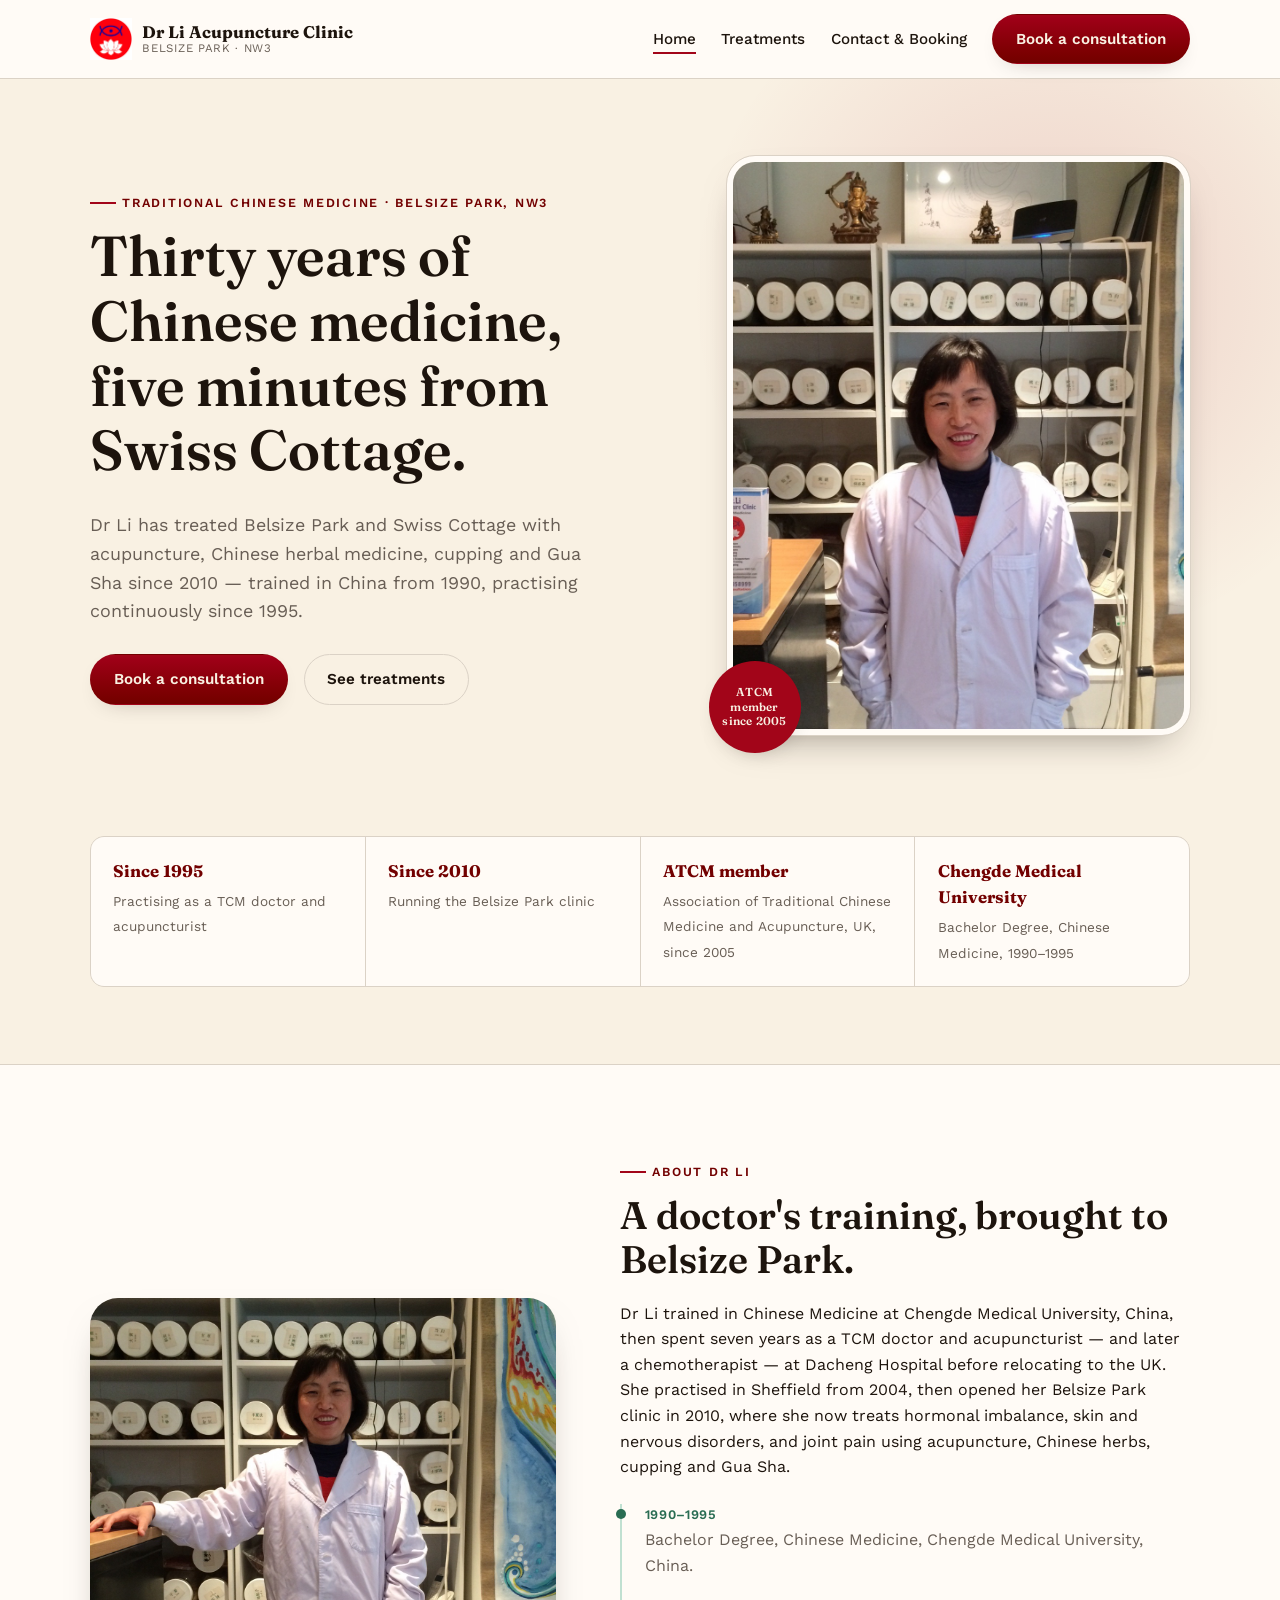
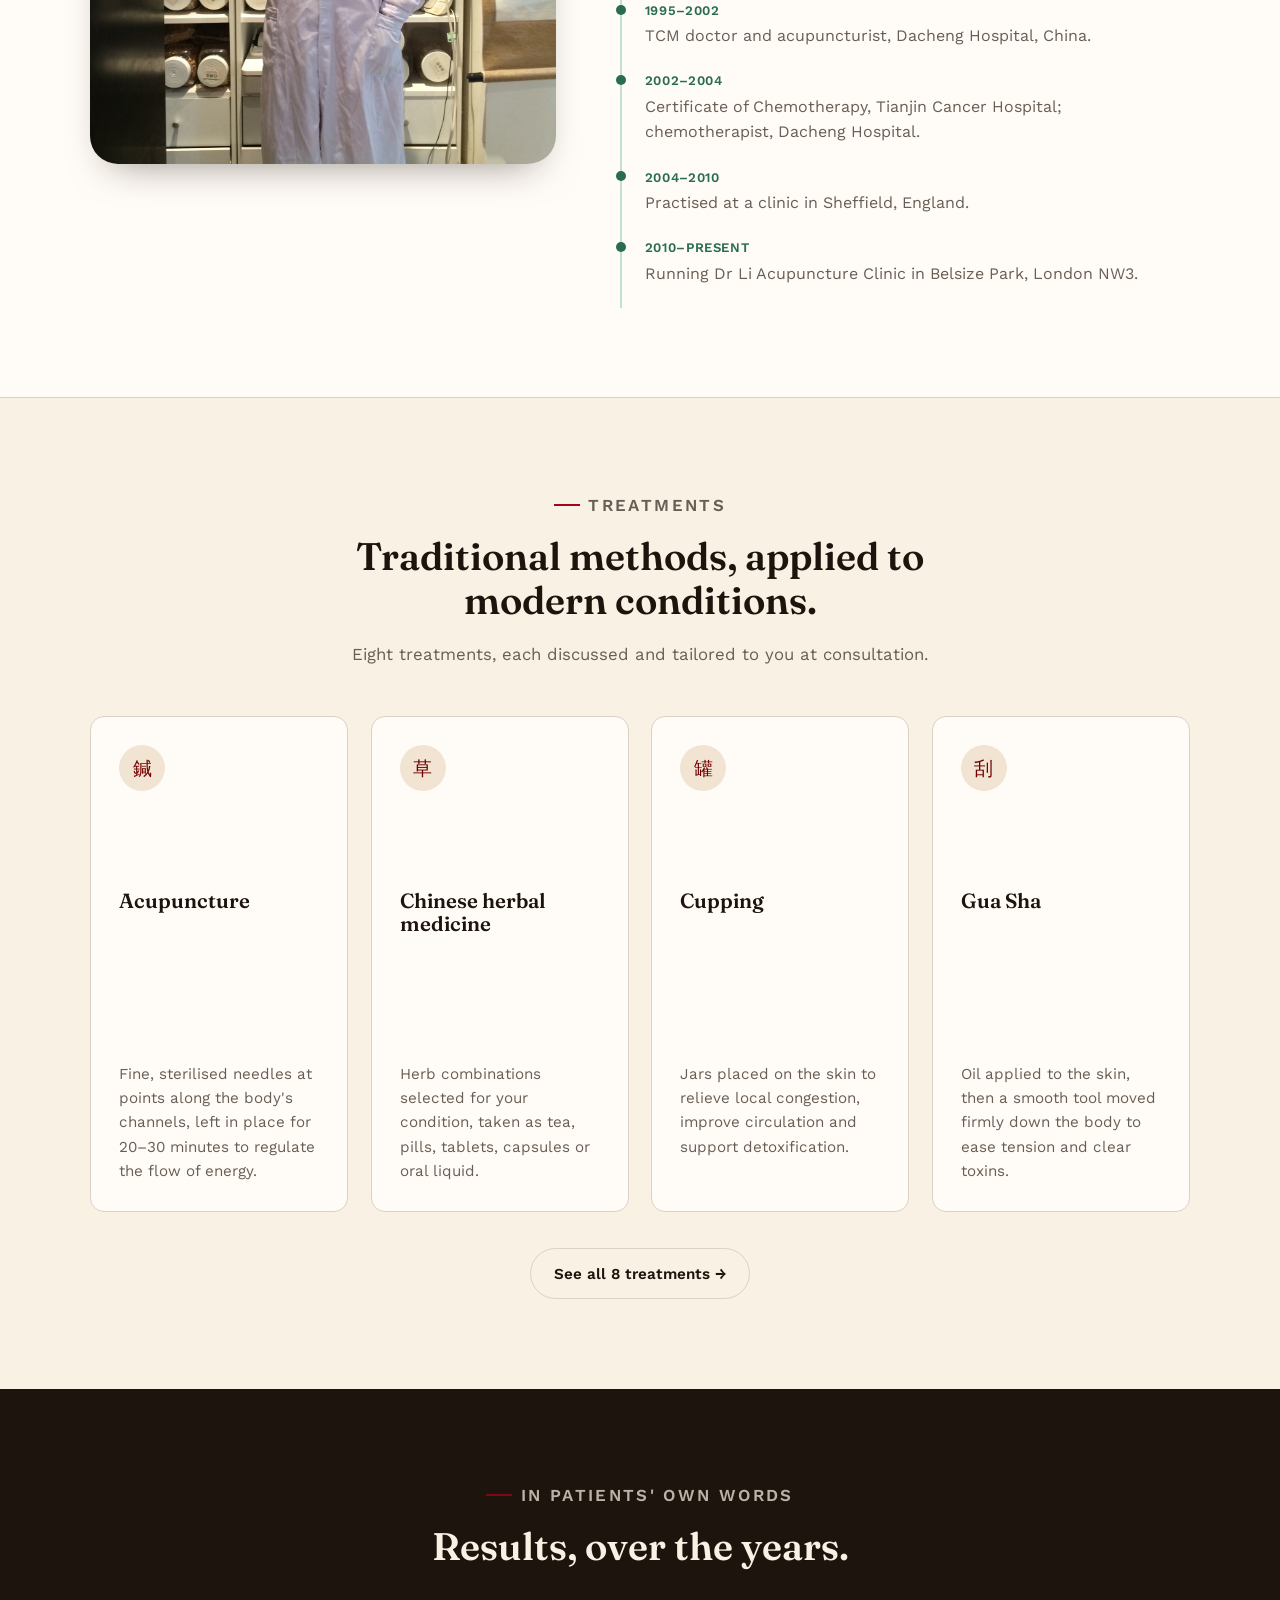
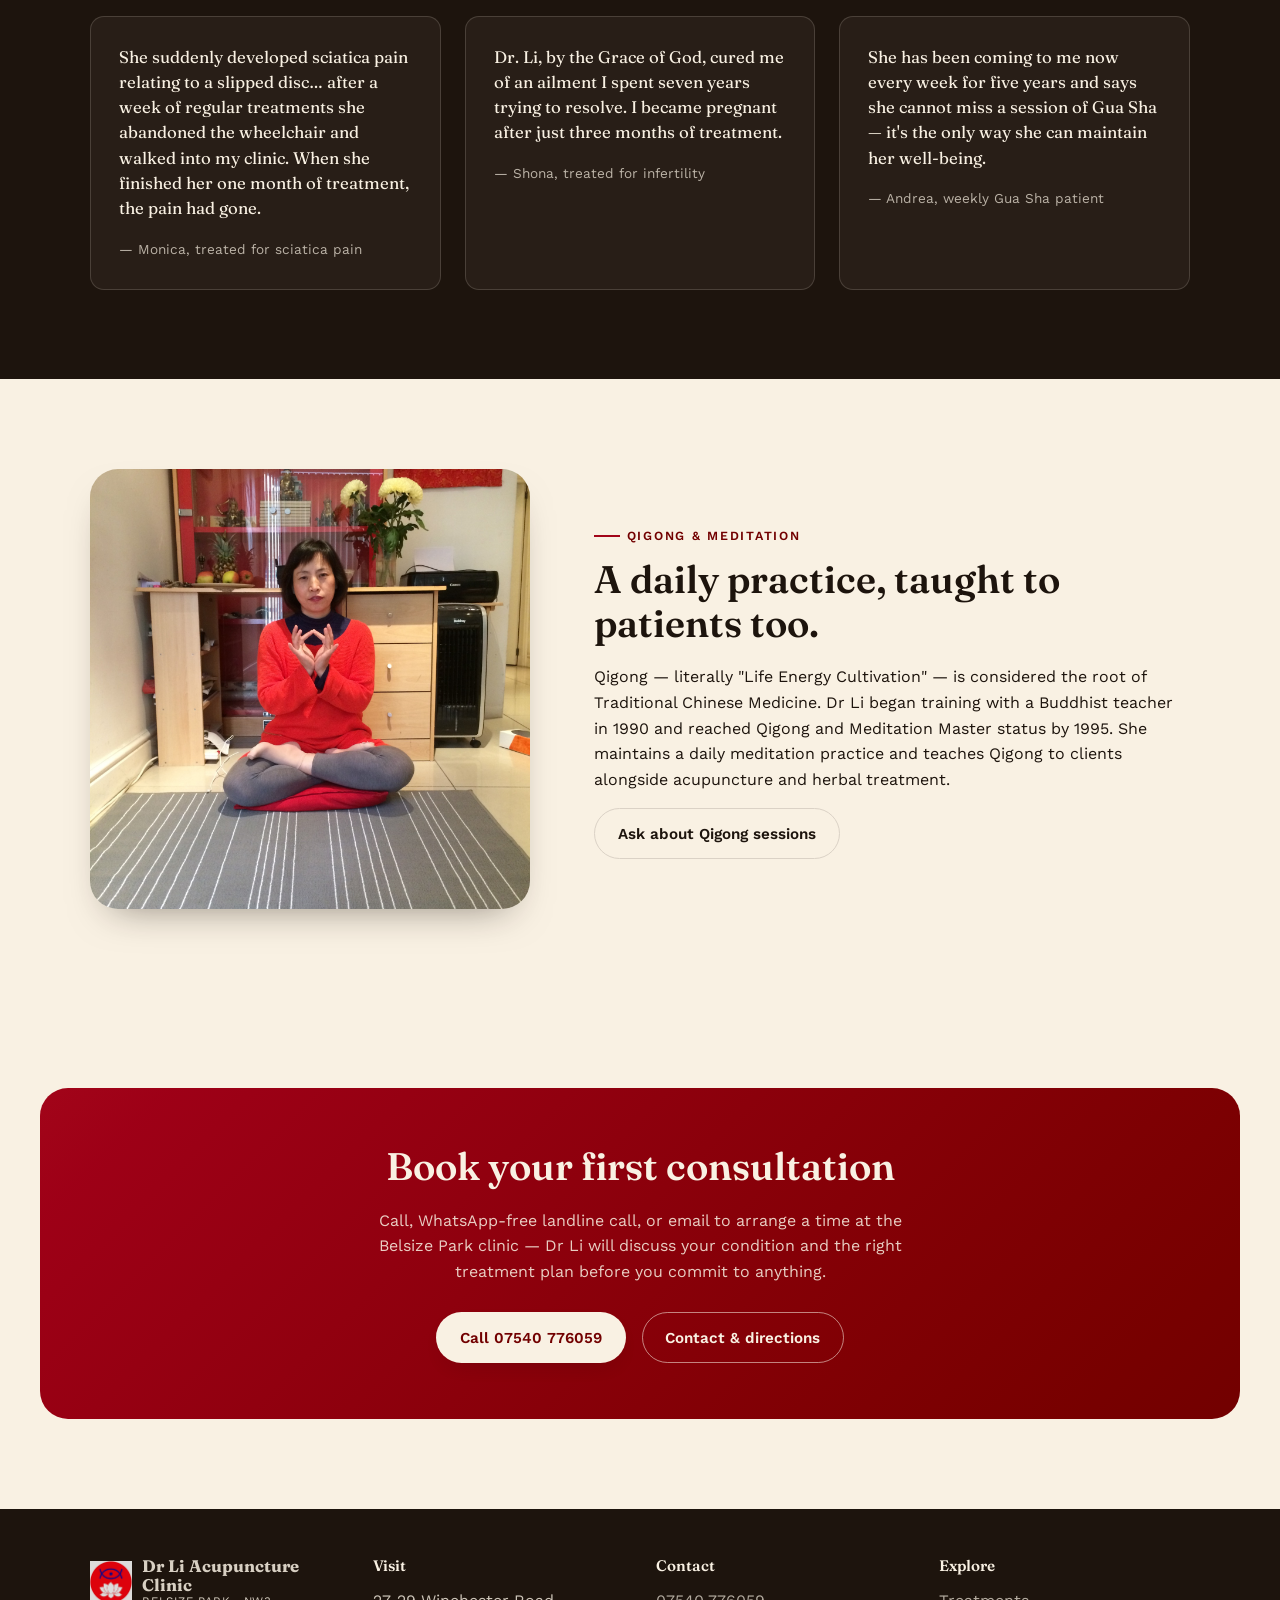
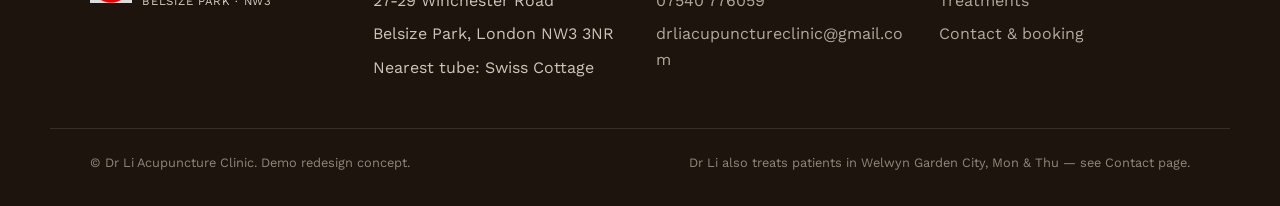
<file: index.html>
<!doctype html>
<html lang="en">
<head>
<meta charset="UTF-8" />
<meta name="viewport" content="width=device-width, initial-scale=1" />
<title>Dr Li Acupuncture Clinic — Belsize Park, London NW3</title>
<meta name="description" content="Traditional Chinese Medicine in Belsize Park, London NW3. Acupuncture, Chinese herbal medicine, cupping and Gua Sha with Dr Li — practising since 1995, ATCM member since 2005." />
<link rel="icon" type="image/png" href="images/clinic-logo.png" />
<link rel="preconnect" href="https://fonts.googleapis.com" />
<link rel="preconnect" href="https://fonts.gstatic.com" crossorigin />
<link href="https://fonts.googleapis.com/css2?family=Fraunces:opsz,wght@9..144,500;9..144,600;9..144,700&family=Work+Sans:wght@400;500;600&display=swap" rel="stylesheet" />
<link rel="stylesheet" href="css/styles.css" />
</head>
<body>

<header class="site-header">
  <div class="wrap">
    <a class="brand" href="index.html">
      <img src="images/clinic-logo.png" alt="Dr Li Acupuncture Clinic logo — a fish and lotus emblem" width="42" height="42" />
      <span class="brand-text">
        <strong>Dr Li Acupuncture Clinic</strong>
        <span>Belsize Park &middot; NW3</span>
      </span>
    </a>
    <button class="nav-toggle" aria-expanded="false" aria-label="Toggle navigation menu">
      <span class="bar"></span>
    </button>
    <nav class="main-nav">
      <ul>
        <li><a href="index.html" aria-current="page">Home</a></li>
        <li><a href="services.html">Treatments</a></li>
        <li><a href="contact.html">Contact &amp; Booking</a></li>
      </ul>
      <span class="btn-wrap">
        <a class="btn btn-primary" href="contact.html">Book a consultation</a>
      </span>
    </nav>
  </div>
</header>

<main>

  <section class="hero">
    <div class="wrap">
      <div class="hero-copy" data-reveal>
        <p class="eyebrow">Traditional Chinese Medicine &middot; Belsize Park, NW3</p>
        <h1>Thirty years of Chinese medicine, five minutes from Swiss&nbsp;Cottage.</h1>
        <p class="lede">Dr Li has treated Belsize Park and Swiss Cottage with acupuncture, Chinese herbal medicine, cupping and Gua Sha since 2010 — trained in China from 1990, practising continuously since 1995.</p>
        <div class="hero-actions">
          <span class="btn-wrap"><a class="btn btn-primary" href="contact.html">Book a consultation</a></span>
          <span class="btn-wrap"><a class="btn btn-ghost" href="services.html">See treatments</a></span>
        </div>
      </div>
      <div class="hero-media" data-reveal>
        <div class="frame">
          <img src="images/dr-li-portrait-herbal-cabinet.jpg" alt="Dr Li standing in her white clinical coat in front of shelves of labelled Chinese herbal medicine jars at the Winchester Road clinic" width="1280" height="1280" />
        </div>
        <div class="seal">ATCM<br />member<br />since 2005</div>
      </div>
    </div>
  </section>

  <section class="trust-strip">
    <div class="wrap" data-reveal>
      <ul>
        <li>
          <strong>Since 1995</strong>
          <span>Practising as a TCM doctor and acupuncturist</span>
        </li>
        <li>
          <strong>Since 2010</strong>
          <span>Running the Belsize Park clinic</span>
        </li>
        <li>
          <strong>ATCM member</strong>
          <span>Association of Traditional Chinese Medicine and Acupuncture, UK, since 2005</span>
        </li>
        <li>
          <strong>Chengde Medical University</strong>
          <span>Bachelor Degree, Chinese Medicine, 1990&ndash;1995</span>
        </li>
      </ul>
    </div>
  </section>

  <section class="bio">
    <div class="wrap">
      <div data-reveal>
        <div class="frame" style="aspect-ratio:1;border-radius:var(--radius-lg);overflow:hidden;box-shadow:var(--shadow-card);">
          <img src="images/dr-li-portrait-clinic-counter.jpg" alt="Dr Li leaning against the clinic counter, smiling, in front of the herbal medicine cabinet" width="1280" height="1280" style="width:100%;height:100%;object-fit:cover;" />
        </div>
      </div>
      <div data-reveal>
        <p class="eyebrow">About Dr Li</p>
        <h2>A doctor's training, brought to Belsize Park.</h2>
        <p>Dr Li trained in Chinese Medicine at Chengde Medical University, China, then spent seven years as a TCM doctor and acupuncturist — and later a chemotherapist — at Dacheng Hospital before relocating to the UK. She practised in Sheffield from 2004, then opened her Belsize Park clinic in 2010, where she now treats hormonal imbalance, skin and nervous disorders, and joint pain using acupuncture, Chinese herbs, cupping and Gua Sha.</p>
        <ol class="bio-timeline">
          <li>
            <time>1990&ndash;1995</time>
            <p>Bachelor Degree, Chinese Medicine, Chengde Medical University, China.</p>
          </li>
          <li>
            <time>1995&ndash;2002</time>
            <p>TCM doctor and acupuncturist, Dacheng Hospital, China.</p>
          </li>
          <li>
            <time>2002&ndash;2004</time>
            <p>Certificate of Chemotherapy, Tianjin Cancer Hospital; chemotherapist, Dacheng Hospital.</p>
          </li>
          <li>
            <time>2004&ndash;2010</time>
            <p>Practised at a clinic in Sheffield, England.</p>
          </li>
          <li>
            <time>2010&ndash;present</time>
            <p>Running Dr Li Acupuncture Clinic in Belsize Park, London NW3.</p>
          </li>
        </ol>
      </div>
    </div>
  </section>

  <section class="treatments-teaser">
    <div class="wrap">
      <div class="section-head center" data-reveal>
        <p class="eyebrow">Treatments</p>
        <h2>Traditional methods, applied to modern conditions.</h2>
        <p>Eight treatments, each discussed and tailored to you at consultation.</p>
      </div>
      <div class="card-grid" data-reveal>
        <div class="card">
          <div class="icon">鍼</div>
          <h3>Acupuncture</h3>
          <p>Fine, sterilised needles at points along the body's channels, left in place for 20&ndash;30 minutes to regulate the flow of energy.</p>
        </div>
        <div class="card">
          <div class="icon">草</div>
          <h3>Chinese herbal medicine</h3>
          <p>Herb combinations selected for your condition, taken as tea, pills, tablets, capsules or oral liquid.</p>
        </div>
        <div class="card">
          <div class="icon">罐</div>
          <h3>Cupping</h3>
          <p>Jars placed on the skin to relieve local congestion, improve circulation and support detoxification.</p>
        </div>
        <div class="card">
          <div class="icon">刮</div>
          <h3>Gua Sha</h3>
          <p>Oil applied to the skin, then a smooth tool moved firmly down the body to ease tension and clear toxins.</p>
        </div>
      </div>
      <div class="hero-actions" style="justify-content:center;margin-top:2.25rem;">
        <span class="btn-wrap"><a class="btn btn-ghost" href="services.html">See all 8 treatments &rarr;</a></span>
      </div>
    </div>
  </section>

  <section class="testimonials">
    <div class="wrap">
      <div class="section-head center" data-reveal>
        <p class="eyebrow">In patients' own words</p>
        <h2>Results, over the years.</h2>
      </div>
      <div class="t-grid" data-reveal>
        <div class="t-card">
          <q>She suddenly developed sciatica pain relating to a slipped disc&hellip; after a week of regular treatments she abandoned the wheelchair and walked into my clinic. When she finished her one month of treatment, the pain had gone.</q>
          <footer>&mdash; Monica, treated for sciatica pain</footer>
        </div>
        <div class="t-card">
          <q>Dr. Li, by the Grace of God, cured me of an ailment I spent seven years trying to resolve. I became pregnant after just three months of treatment.</q>
          <footer>&mdash; Shona, treated for infertility</footer>
        </div>
        <div class="t-card">
          <q>She has been coming to me now every week for five years and says she cannot miss a session of Gua Sha &mdash; it's the only way she can maintain her well-being.</q>
          <footer>&mdash; Andrea, weekly Gua Sha patient</footer>
        </div>
      </div>
    </div>
  </section>

  <section class="qigong">
    <div class="wrap">
      <div class="frame" data-reveal>
        <img src="images/dr-li-qigong-meditation.jpg" alt="Dr Li seated cross-legged in a meditation posture, hands raised in a Qigong mudra" width="1500" height="1500" />
      </div>
      <div data-reveal>
        <p class="eyebrow">Qigong &amp; meditation</p>
        <h2>A daily practice, taught to patients too.</h2>
        <p>Qigong &mdash; literally "Life Energy Cultivation" &mdash; is considered the root of Traditional Chinese Medicine. Dr Li began training with a Buddhist teacher in 1990 and reached Qigong and Meditation Master status by 1995. She maintains a daily meditation practice and teaches Qigong to clients alongside acupuncture and herbal treatment.</p>
        <span class="btn-wrap"><a class="btn btn-ghost" href="contact.html">Ask about Qigong sessions</a></span>
      </div>
    </div>
  </section>

  <section>
    <div class="cta-band" data-reveal>
      <h2>Book your first consultation</h2>
      <p>Call, WhatsApp-free landline call, or email to arrange a time at the Belsize Park clinic — Dr Li will discuss your condition and the right treatment plan before you commit to anything.</p>
      <div class="hero-actions">
        <span class="btn-wrap"><a class="btn btn-primary" href="tel:+447540776059">Call 07540 776059</a></span>
        <span class="btn-wrap"><a class="btn btn-ghost" href="contact.html">Contact &amp; directions</a></span>
      </div>
    </div>
  </section>

</main>

<footer class="site-footer">
  <div class="wrap">
    <div class="footer-col">
      <a class="brand" href="index.html">
        <img src="images/clinic-logo.png" alt="" width="36" height="36" />
        <span class="brand-text">
          <strong>Dr Li Acupuncture Clinic</strong>
          <span>Belsize Park &middot; NW3</span>
        </span>
      </a>
    </div>
    <div class="footer-col">
      <h4>Visit</h4>
      <ul>
        <li>27-29 Winchester Road</li>
        <li>Belsize Park, London NW3 3NR</li>
        <li>Nearest tube: Swiss Cottage</li>
      </ul>
    </div>
    <div class="footer-col">
      <h4>Contact</h4>
      <ul>
        <li><a href="tel:+447540776059">07540 776059</a></li>
        <li><a href="mailto:drliacupunctureclinic@gmail.com">drliacupunctureclinic@gmail.com</a></li>
      </ul>
    </div>
    <div class="footer-col">
      <h4>Explore</h4>
      <ul>
        <li><a href="services.html">Treatments</a></li>
        <li><a href="contact.html">Contact &amp; booking</a></li>
      </ul>
    </div>
  </div>
  <div class="footer-bottom">
    <span>&copy; Dr Li Acupuncture Clinic. Demo redesign concept.</span>
    <span>Dr Li also treats patients in Welwyn Garden City, Mon &amp; Thu — see Contact page.</span>
  </div>
</footer>

<script src="js/main.js"></script>
</body>
</html>
</file>
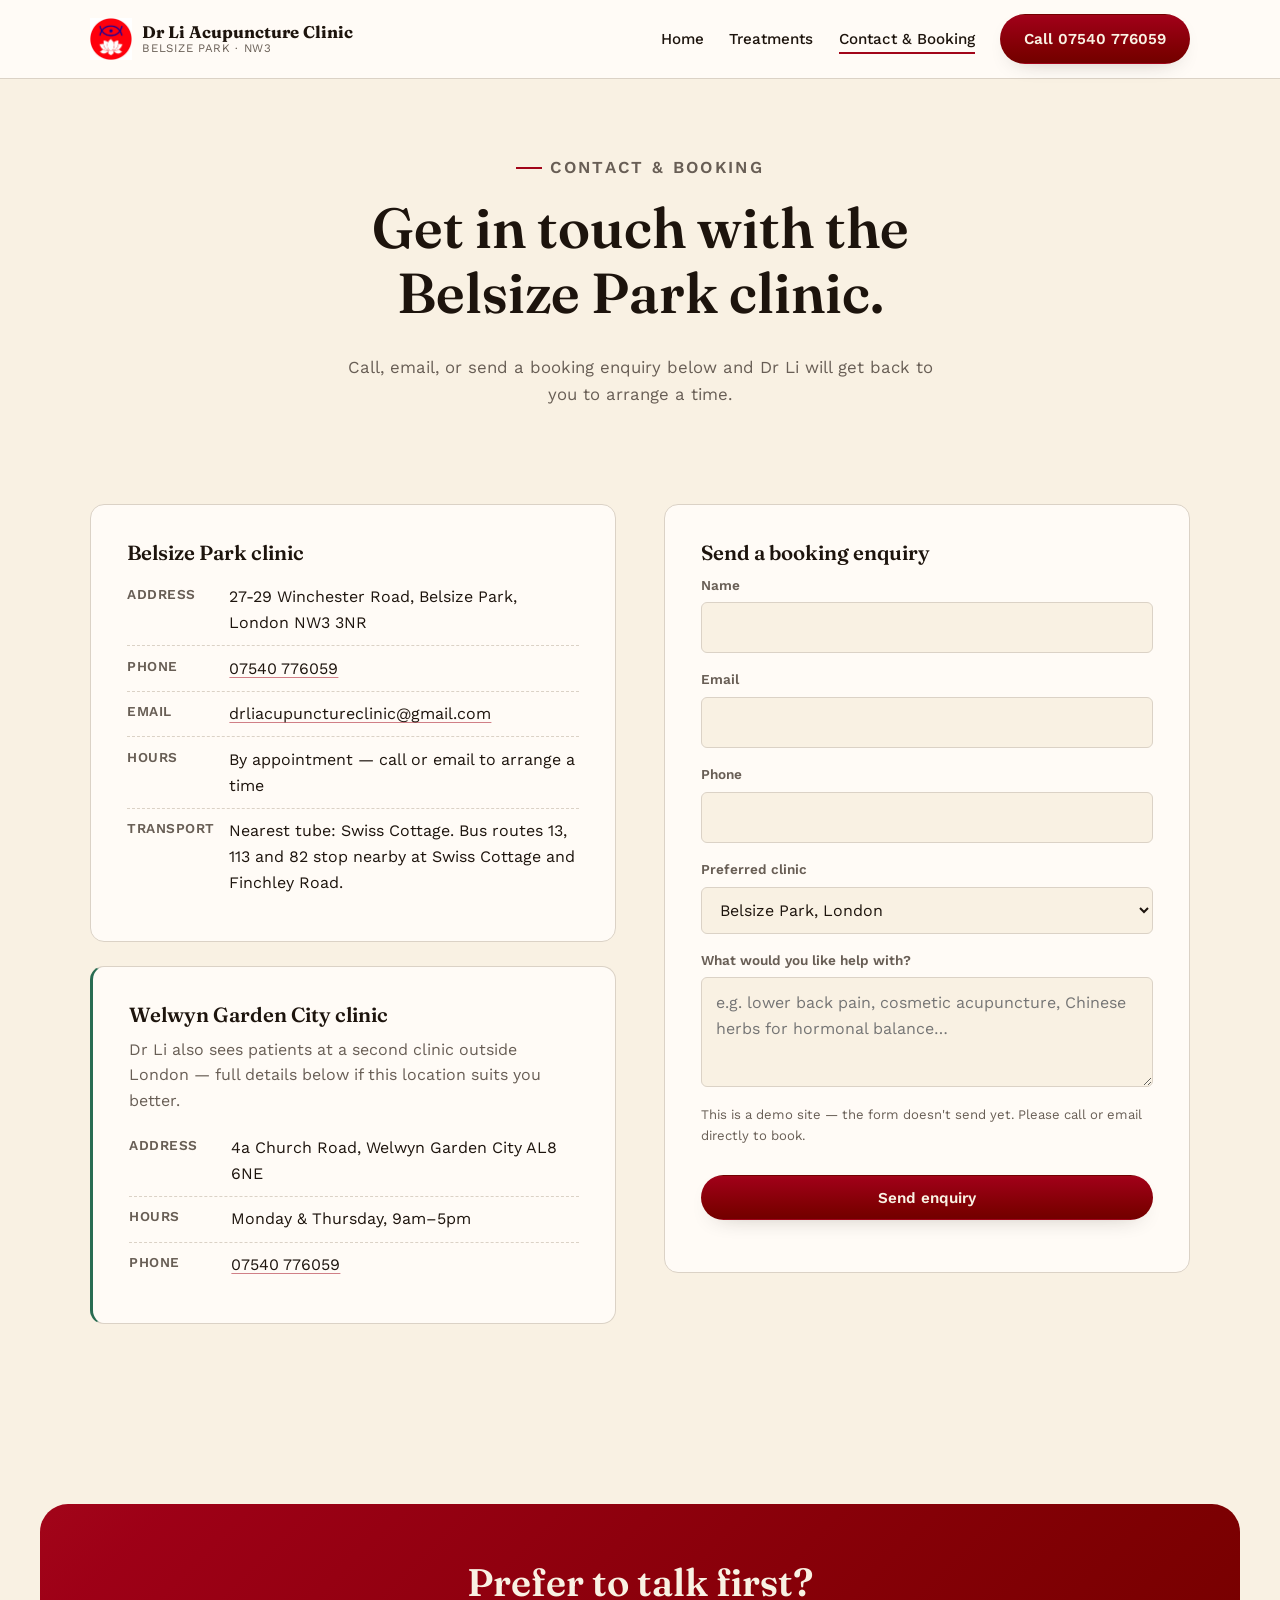
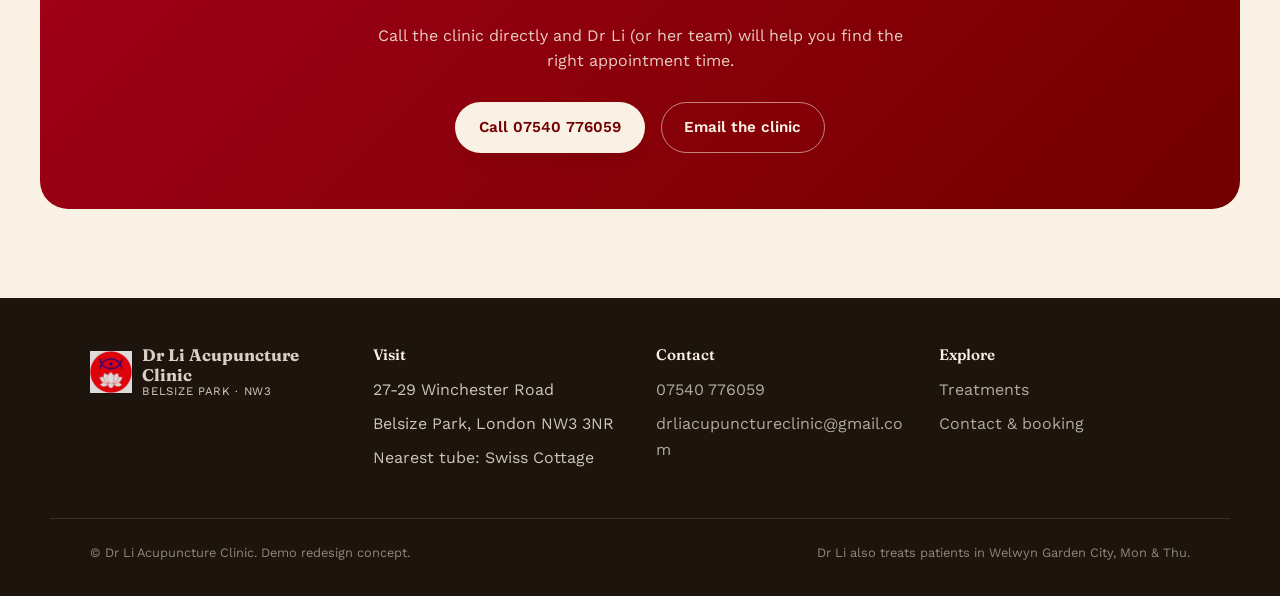
<file: contact.html>
<!doctype html>
<html lang="en">
<head>
<meta charset="UTF-8" />
<meta name="viewport" content="width=device-width, initial-scale=1" />
<title>Contact &amp; Booking — Dr Li Acupuncture Clinic, Belsize Park</title>
<meta name="description" content="Book a consultation at Dr Li Acupuncture Clinic, 27-29 Winchester Road, Belsize Park, London NW3 3NR. Call 07540 776059 or email drliacupunctureclinic@gmail.com." />
<link rel="icon" type="image/png" href="images/clinic-logo.png" />
<link rel="preconnect" href="https://fonts.googleapis.com" />
<link rel="preconnect" href="https://fonts.gstatic.com" crossorigin />
<link href="https://fonts.googleapis.com/css2?family=Fraunces:opsz,wght@9..144,500;9..144,600;9..144,700&family=Work+Sans:wght@400;500;600&display=swap" rel="stylesheet" />
<link rel="stylesheet" href="css/styles.css" />
</head>
<body>

<header class="site-header">
  <div class="wrap">
    <a class="brand" href="index.html">
      <img src="images/clinic-logo.png" alt="Dr Li Acupuncture Clinic logo — a fish and lotus emblem" width="42" height="42" />
      <span class="brand-text">
        <strong>Dr Li Acupuncture Clinic</strong>
        <span>Belsize Park &middot; NW3</span>
      </span>
    </a>
    <button class="nav-toggle" aria-expanded="false" aria-label="Toggle navigation menu">
      <span class="bar"></span>
    </button>
    <nav class="main-nav">
      <ul>
        <li><a href="index.html">Home</a></li>
        <li><a href="services.html">Treatments</a></li>
        <li><a href="contact.html" aria-current="page">Contact &amp; Booking</a></li>
      </ul>
      <span class="btn-wrap">
        <a class="btn btn-primary" href="tel:+447540776059">Call 07540 776059</a>
      </span>
    </nav>
  </div>
</header>

<main>

  <section class="page-hero">
    <div class="wrap">
      <div class="section-head center" data-reveal>
        <p class="eyebrow">Contact &amp; booking</p>
        <h1>Get in touch with the Belsize Park clinic.</h1>
        <p>Call, email, or send a booking enquiry below and Dr Li will get back to you to arrange a time.</p>
      </div>
    </div>
  </section>

  <section style="padding-top:0;">
    <div class="wrap contact-grid">

      <div data-reveal>
        <div class="info-block">
          <h3>Belsize Park clinic</h3>
          <ul class="info-list">
            <li><span class="label">Address</span><span class="value">27-29 Winchester Road, Belsize Park, London NW3 3NR</span></li>
            <li><span class="label">Phone</span><span class="value"><a href="tel:+447540776059">07540 776059</a></span></li>
            <li><span class="label">Email</span><span class="value"><a href="mailto:drliacupunctureclinic@gmail.com">drliacupunctureclinic@gmail.com</a></span></li>
            <li><span class="label">Hours</span><span class="value">By appointment &mdash; call or email to arrange a time</span></li>
            <li><span class="label">Transport</span><span class="value">Nearest tube: Swiss Cottage. Bus routes 13, 113 and 82 stop nearby at Swiss Cottage and Finchley Road.</span></li>
          </ul>
        </div>

        <div class="info-block secondary-clinic">
          <h3>Welwyn Garden City clinic</h3>
          <p style="color:var(--text-muted);margin-bottom:0.75rem;">Dr Li also sees patients at a second clinic outside London — full details below if this location suits you better.</p>
          <ul class="info-list">
            <li><span class="label">Address</span><span class="value">4a Church Road, Welwyn Garden City AL8 6NE</span></li>
            <li><span class="label">Hours</span><span class="value">Monday &amp; Thursday, 9am&ndash;5pm</span></li>
            <li><span class="label">Phone</span><span class="value"><a href="tel:+447540776059">07540 776059</a></span></li>
          </ul>
        </div>
      </div>

      <div data-reveal>
        <div class="info-block">
          <h3>Send a booking enquiry</h3>
          <form class="booking">
            <div>
              <label for="name">Name</label>
              <input type="text" id="name" name="name" autocomplete="name" required />
            </div>
            <div>
              <label for="email">Email</label>
              <input type="email" id="email" name="email" autocomplete="email" required />
            </div>
            <div>
              <label for="phone">Phone</label>
              <input type="tel" id="phone" name="phone" autocomplete="tel" />
            </div>
            <div>
              <label for="location">Preferred clinic</label>
              <select id="location" name="location">
                <option value="belsize-park">Belsize Park, London</option>
                <option value="welwyn">Welwyn Garden City</option>
                <option value="not-sure">Not sure yet</option>
              </select>
            </div>
            <div>
              <label for="message">What would you like help with?</label>
              <textarea id="message" name="message" placeholder="e.g. lower back pain, cosmetic acupuncture, Chinese herbs for hormonal balance&hellip;"></textarea>
            </div>
            <p class="hint">This is a demo site &mdash; the form doesn't send yet. Please call or email directly to book.</p>
            <button type="submit" class="btn btn-primary">Send enquiry</button>
            <p class="form-status" role="status" style="margin:0;font-size:0.9rem;color:var(--cinnabar-deep);"></p>
          </form>
        </div>
      </div>

    </div>
  </section>

  <section>
    <div class="cta-band" data-reveal>
      <h2>Prefer to talk first?</h2>
      <p>Call the clinic directly and Dr Li (or her team) will help you find the right appointment time.</p>
      <div class="hero-actions">
        <span class="btn-wrap"><a class="btn btn-primary" href="tel:+447540776059">Call 07540 776059</a></span>
        <span class="btn-wrap"><a class="btn btn-ghost" href="mailto:drliacupunctureclinic@gmail.com">Email the clinic</a></span>
      </div>
    </div>
  </section>

</main>

<footer class="site-footer">
  <div class="wrap">
    <div class="footer-col">
      <a class="brand" href="index.html">
        <img src="images/clinic-logo.png" alt="" width="36" height="36" />
        <span class="brand-text">
          <strong>Dr Li Acupuncture Clinic</strong>
          <span>Belsize Park &middot; NW3</span>
        </span>
      </a>
    </div>
    <div class="footer-col">
      <h4>Visit</h4>
      <ul>
        <li>27-29 Winchester Road</li>
        <li>Belsize Park, London NW3 3NR</li>
        <li>Nearest tube: Swiss Cottage</li>
      </ul>
    </div>
    <div class="footer-col">
      <h4>Contact</h4>
      <ul>
        <li><a href="tel:+447540776059">07540 776059</a></li>
        <li><a href="mailto:drliacupunctureclinic@gmail.com">drliacupunctureclinic@gmail.com</a></li>
      </ul>
    </div>
    <div class="footer-col">
      <h4>Explore</h4>
      <ul>
        <li><a href="services.html">Treatments</a></li>
        <li><a href="contact.html">Contact &amp; booking</a></li>
      </ul>
    </div>
  </div>
  <div class="footer-bottom">
    <span>&copy; Dr Li Acupuncture Clinic. Demo redesign concept.</span>
    <span>Dr Li also treats patients in Welwyn Garden City, Mon &amp; Thu.</span>
  </div>
</footer>

<script src="js/main.js"></script>
</body>
</html>
</file>
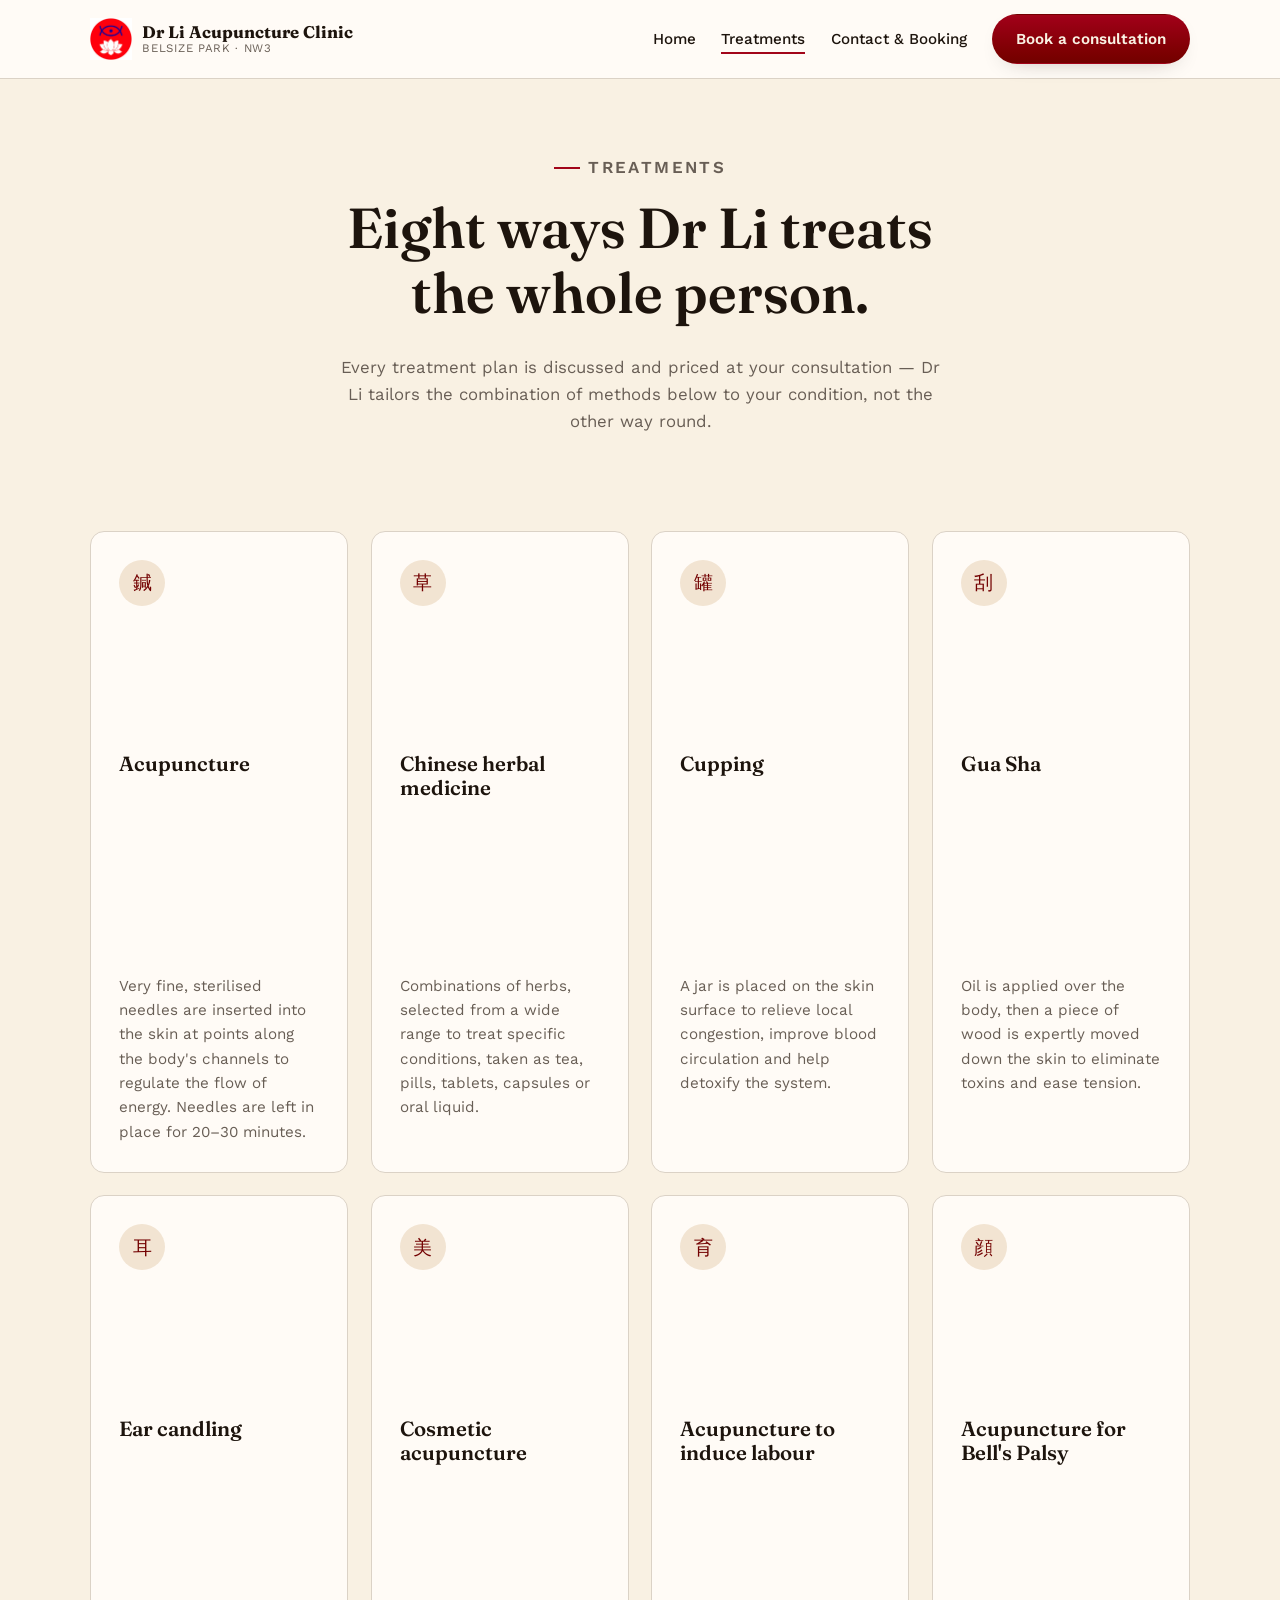
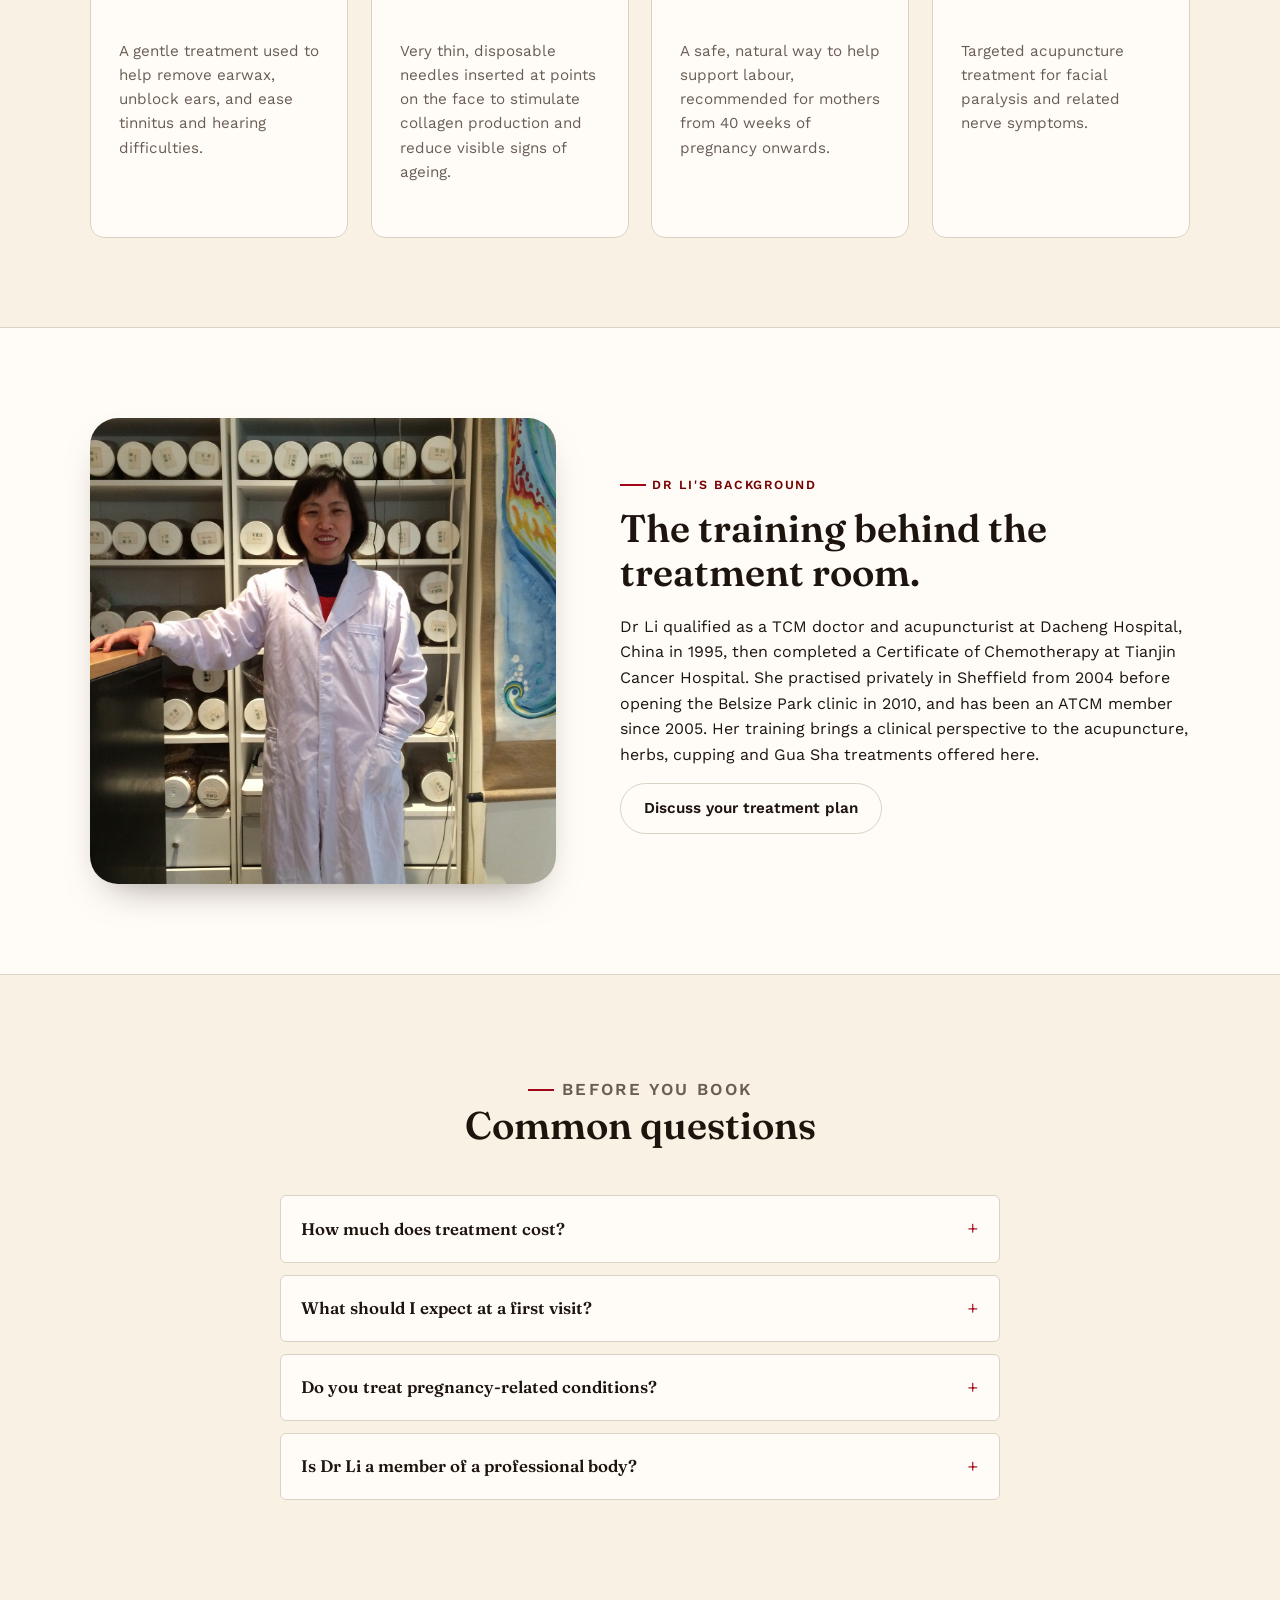
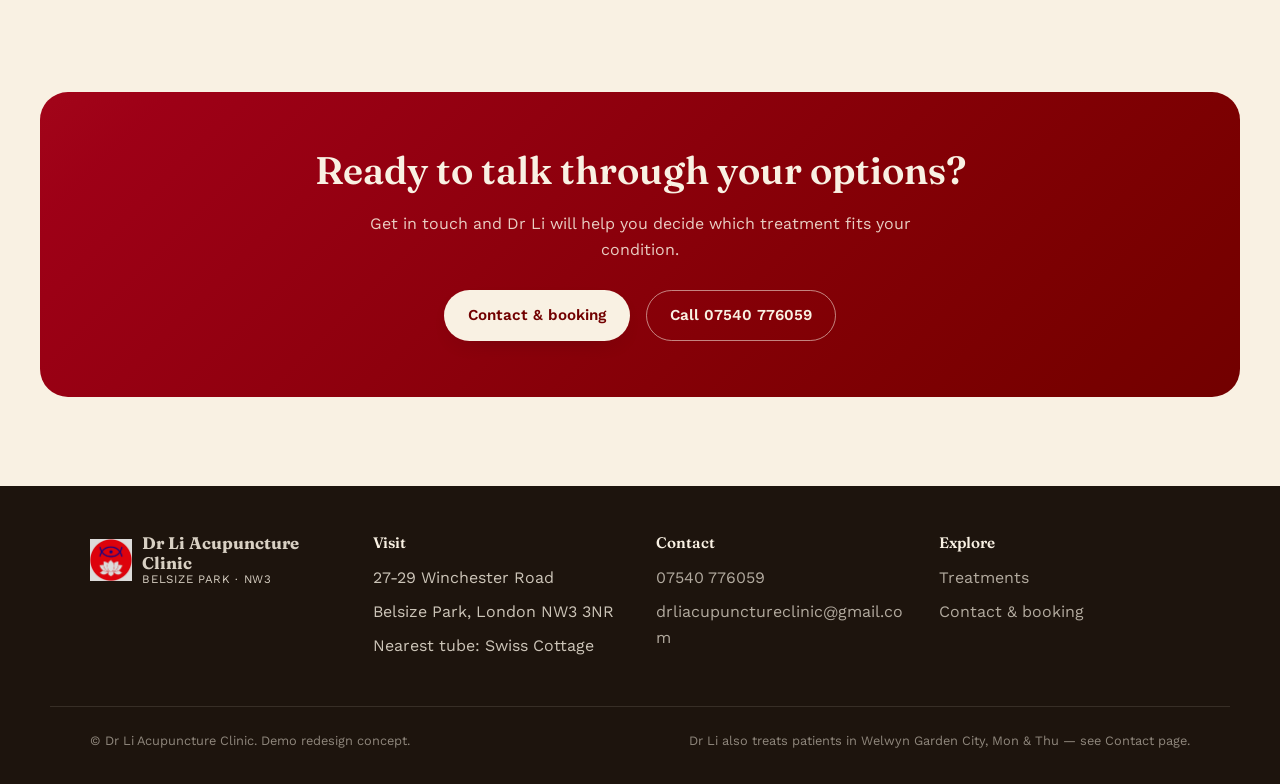
<file: services.html>
<!doctype html>
<html lang="en">
<head>
<meta charset="UTF-8" />
<meta name="viewport" content="width=device-width, initial-scale=1" />
<title>Treatments — Dr Li Acupuncture Clinic, Belsize Park</title>
<meta name="description" content="Acupuncture, Chinese herbal medicine, cupping, Gua Sha, cosmetic acupuncture, acupuncture to induce labour and more at Dr Li Acupuncture Clinic, Belsize Park NW3." />
<link rel="icon" type="image/png" href="images/clinic-logo.png" />
<link rel="preconnect" href="https://fonts.googleapis.com" />
<link rel="preconnect" href="https://fonts.gstatic.com" crossorigin />
<link href="https://fonts.googleapis.com/css2?family=Fraunces:opsz,wght@9..144,500;9..144,600;9..144,700&family=Work+Sans:wght@400;500;600&display=swap" rel="stylesheet" />
<link rel="stylesheet" href="css/styles.css" />
</head>
<body>

<header class="site-header">
  <div class="wrap">
    <a class="brand" href="index.html">
      <img src="images/clinic-logo.png" alt="Dr Li Acupuncture Clinic logo — a fish and lotus emblem" width="42" height="42" />
      <span class="brand-text">
        <strong>Dr Li Acupuncture Clinic</strong>
        <span>Belsize Park &middot; NW3</span>
      </span>
    </a>
    <button class="nav-toggle" aria-expanded="false" aria-label="Toggle navigation menu">
      <span class="bar"></span>
    </button>
    <nav class="main-nav">
      <ul>
        <li><a href="index.html">Home</a></li>
        <li><a href="services.html" aria-current="page">Treatments</a></li>
        <li><a href="contact.html">Contact &amp; Booking</a></li>
      </ul>
      <span class="btn-wrap">
        <a class="btn btn-primary" href="contact.html">Book a consultation</a>
      </span>
    </nav>
  </div>
</header>

<main>

  <section class="page-hero">
    <div class="wrap">
      <div class="section-head center" data-reveal>
        <p class="eyebrow">Treatments</p>
        <h1>Eight ways Dr Li treats the whole person.</h1>
        <p>Every treatment plan is discussed and priced at your consultation — Dr Li tailors the combination of methods below to your condition, not the other way round.</p>
      </div>
    </div>
  </section>

  <section style="padding-top:0;">
    <div class="wrap">
      <div class="card-grid" data-reveal>

        <div class="card">
          <div class="icon">鍼</div>
          <h3>Acupuncture</h3>
          <p>Very fine, sterilised needles are inserted into the skin at points along the body's channels to regulate the flow of energy. Needles are left in place for 20&ndash;30 minutes.</p>
        </div>

        <div class="card">
          <div class="icon">草</div>
          <h3>Chinese herbal medicine</h3>
          <p>Combinations of herbs, selected from a wide range to treat specific conditions, taken as tea, pills, tablets, capsules or oral liquid.</p>
        </div>

        <div class="card">
          <div class="icon">罐</div>
          <h3>Cupping</h3>
          <p>A jar is placed on the skin surface to relieve local congestion, improve blood circulation and help detoxify the system.</p>
        </div>

        <div class="card">
          <div class="icon">刮</div>
          <h3>Gua Sha</h3>
          <p>Oil is applied over the body, then a piece of wood is expertly moved down the skin to eliminate toxins and ease tension.</p>
        </div>

        <div class="card">
          <div class="icon">耳</div>
          <h3>Ear candling</h3>
          <p>A gentle treatment used to help remove earwax, unblock ears, and ease tinnitus and hearing difficulties.</p>
        </div>

        <div class="card">
          <div class="icon">美</div>
          <h3>Cosmetic acupuncture</h3>
          <p>Very thin, disposable needles inserted at points on the face to stimulate collagen production and reduce visible signs of ageing.</p>
        </div>

        <div class="card">
          <div class="icon">育</div>
          <h3>Acupuncture to induce labour</h3>
          <p>A safe, natural way to help support labour, recommended for mothers from 40 weeks of pregnancy onwards.</p>
        </div>

        <div class="card">
          <div class="icon">顔</div>
          <h3>Acupuncture for Bell's Palsy</h3>
          <p>Targeted acupuncture treatment for facial paralysis and related nerve symptoms.</p>
        </div>

      </div>
    </div>
  </section>

  <section class="bio">
    <div class="wrap">
      <div data-reveal>
        <div class="frame" style="aspect-ratio:1;border-radius:var(--radius-lg);overflow:hidden;box-shadow:var(--shadow-card);">
          <img src="images/dr-li-portrait-clinic-counter.jpg" alt="Dr Li at the clinic counter in front of the herbal medicine cabinet at Winchester Road" width="1280" height="1280" style="width:100%;height:100%;object-fit:cover;" />
        </div>
      </div>
      <div data-reveal>
        <p class="eyebrow">Dr Li's background</p>
        <h2>The training behind the treatment room.</h2>
        <p>Dr Li qualified as a TCM doctor and acupuncturist at Dacheng Hospital, China in 1995, then completed a Certificate of Chemotherapy at Tianjin Cancer Hospital. She practised privately in Sheffield from 2004 before opening the Belsize Park clinic in 2010, and has been an ATCM member since 2005. Her training brings a clinical perspective to the acupuncture, herbs, cupping and Gua Sha treatments offered here.</p>
        <span class="btn-wrap"><a class="btn btn-ghost" href="contact.html">Discuss your treatment plan</a></span>
      </div>
    </div>
  </section>

  <section class="faq">
    <div class="wrap" style="max-width:800px;">
      <div class="section-head center" data-reveal>
        <p class="eyebrow">Before you book</p>
        <h2>Common questions</h2>
      </div>
      <div data-reveal>
        <details>
          <summary>How much does treatment cost?</summary>
          <p>Pricing depends on the treatment and your individual plan, and is discussed with Dr Li at your consultation before any treatment begins.</p>
        </details>
        <details>
          <summary>What should I expect at a first visit?</summary>
          <p>Dr Li will talk through your condition and history, then recommend a treatment or combination of treatments &mdash; acupuncture, herbal medicine, cupping or Gua Sha &mdash; suited to you.</p>
        </details>
        <details>
          <summary>Do you treat pregnancy-related conditions?</summary>
          <p>Yes &mdash; acupuncture to help induce labour is offered from 40 weeks of pregnancy onwards. Speak to Dr Li directly about timing and suitability.</p>
        </details>
        <details>
          <summary>Is Dr Li a member of a professional body?</summary>
          <p>Yes &mdash; Dr Li has been a member of the Association of Traditional Chinese Medicine and Acupuncture, UK (ATCM) since 2005.</p>
        </details>
      </div>
    </div>
  </section>

  <section>
    <div class="cta-band" data-reveal>
      <h2>Ready to talk through your options?</h2>
      <p>Get in touch and Dr Li will help you decide which treatment fits your condition.</p>
      <div class="hero-actions">
        <span class="btn-wrap"><a class="btn btn-primary" href="contact.html">Contact &amp; booking</a></span>
        <span class="btn-wrap"><a class="btn btn-ghost" href="tel:+447540776059">Call 07540 776059</a></span>
      </div>
    </div>
  </section>

</main>

<footer class="site-footer">
  <div class="wrap">
    <div class="footer-col">
      <a class="brand" href="index.html">
        <img src="images/clinic-logo.png" alt="" width="36" height="36" />
        <span class="brand-text">
          <strong>Dr Li Acupuncture Clinic</strong>
          <span>Belsize Park &middot; NW3</span>
        </span>
      </a>
    </div>
    <div class="footer-col">
      <h4>Visit</h4>
      <ul>
        <li>27-29 Winchester Road</li>
        <li>Belsize Park, London NW3 3NR</li>
        <li>Nearest tube: Swiss Cottage</li>
      </ul>
    </div>
    <div class="footer-col">
      <h4>Contact</h4>
      <ul>
        <li><a href="tel:+447540776059">07540 776059</a></li>
        <li><a href="mailto:drliacupunctureclinic@gmail.com">drliacupunctureclinic@gmail.com</a></li>
      </ul>
    </div>
    <div class="footer-col">
      <h4>Explore</h4>
      <ul>
        <li><a href="services.html">Treatments</a></li>
        <li><a href="contact.html">Contact &amp; booking</a></li>
      </ul>
    </div>
  </div>
  <div class="footer-bottom">
    <span>&copy; Dr Li Acupuncture Clinic. Demo redesign concept.</span>
    <span>Dr Li also treats patients in Welwyn Garden City, Mon &amp; Thu — see Contact page.</span>
  </div>
</footer>

<script src="js/main.js"></script>
</body>
</html>
</file>
<file: css/styles.css>
/* ==========================================================================
   Dr Li Acupuncture Clinic — shared stylesheet
   Cinnabar-red / ink / parchment apothecary palette. Plain CSS, no build step.
   ========================================================================== */

@view-transition {
  navigation: auto;
}

:root {
  /* Brand core (from the clinic's own logo red) */
  --cinnabar: oklch(45% 0.18 25);
  --cinnabar-deep: oklch(33% 0.16 25);
  --cinnabar-soft: oklch(60% 0.15 25);
  --ink: oklch(20% 0.02 55);
  --parchment: oklch(96% 0.02 80);
  --parchment-deep: oklch(92% 0.03 75);
  --jade: oklch(48% 0.08 165);
  --jade-soft: oklch(88% 0.04 165);
  --gold: oklch(74% 0.12 80);

  --surface: var(--parchment);
  --surface-raised: oklch(99% 0.008 80);
  --text: var(--ink);
  --text-muted: color-mix(in oklch, var(--ink) 62%, var(--parchment));
  --border: color-mix(in oklch, var(--ink) 12%, var(--parchment));

  --font-display: "Fraunces", "Iowan Old Style", "Georgia", serif;
  --font-body: "Work Sans", "Segoe UI", system-ui, -apple-system, sans-serif;

  --radius-sm: 6px;
  --radius-md: 14px;
  --radius-lg: 28px;

  --shadow-card: 0 18px 40px -22px color-mix(in oklch, var(--ink) 55%, transparent);
  --shadow-soft: 0 8px 24px -16px color-mix(in oklch, var(--ink) 45%, transparent);

  --max-width: 1180px;
  color-scheme: light;
}

* {
  box-sizing: border-box;
}

html {
  scroll-behavior: smooth;
}

@media (prefers-reduced-motion: reduce) {
  html {
    scroll-behavior: auto;
  }
  * {
    animation-duration: 0.001ms !important;
    animation-iteration-count: 1 !important;
    transition-duration: 0.001ms !important;
    scroll-behavior: auto !important;
  }
}

body {
  margin: 0;
  background: var(--surface);
  color: var(--text);
  font-family: var(--font-body);
  font-size: 1rem;
  line-height: 1.6;
  -webkit-font-smoothing: antialiased;
}

img {
  max-width: 100%;
  display: block;
}

a {
  color: inherit;
}

h1, h2, h3, h4 {
  font-family: var(--font-display);
  font-weight: 600;
  line-height: 1.15;
  margin: 0 0 0.5em;
  color: var(--ink);
}

h1 { font-size: clamp(2.3rem, 4.4vw, 3.6rem); }
h2 { font-size: clamp(1.75rem, 3vw, 2.5rem); }
h3 { font-size: clamp(1.25rem, 1.6vw, 1.5rem); }

p { margin: 0 0 1em; }

.eyebrow {
  display: inline-flex;
  align-items: center;
  gap: 0.5em;
  font-family: var(--font-body);
  font-weight: 600;
  font-size: 0.78rem;
  letter-spacing: 0.14em;
  text-transform: uppercase;
  color: var(--cinnabar-deep);
  margin-bottom: 0.9em;
}

.eyebrow::before {
  content: "";
  width: 26px;
  height: 2px;
  background: var(--cinnabar);
  display: inline-block;
}

.wrap {
  max-width: var(--max-width);
  margin-inline: auto;
  padding-inline: clamp(1.25rem, 4vw, 2.5rem);
}

section {
  padding-block: clamp(3.5rem, 7vw, 6rem);
}

/* Thin custom scrollbars on internally-scrolling elements */
.hscroll {
  scrollbar-width: thin;
  scrollbar-color: var(--cinnabar-soft) transparent;
}
.hscroll::-webkit-scrollbar {
  height: 8px;
}
.hscroll::-webkit-scrollbar-thumb {
  background: var(--cinnabar-soft);
  border-radius: 999px;
}

/* --------------------------------------------------------------------- */
/* Header / nav                                                          */
/* --------------------------------------------------------------------- */

.site-header {
  position: sticky;
  top: 0;
  z-index: 50;
  /* Solid background, not backdrop-filter: backdrop-filter/filter on this
     element would create a containing block for the fixed-position mobile
     .main-nav below it, trapping the "open" menu's height inside the
     header's own ~68px box instead of the viewport. */
  background: var(--surface-raised);
  border-bottom: 1px solid var(--border);
}

.site-header .wrap {
  display: flex;
  align-items: center;
  justify-content: space-between;
  gap: 1rem;
  padding-block: 0.85rem;
}

.brand {
  display: flex;
  align-items: center;
  gap: 0.65rem;
  text-decoration: none;
  min-width: 0;
}

.brand img {
  width: 42px;
  height: 42px;
  object-fit: contain;
  flex-shrink: 0;
}

.brand-text {
  display: flex;
  flex-direction: column;
  line-height: 1.15;
  min-width: 0;
}

.brand-text strong {
  font-family: var(--font-display);
  font-size: 1.05rem;
  color: var(--ink);
  overflow-wrap: anywhere;
}

.brand-text span {
  font-size: 0.72rem;
  letter-spacing: 0.06em;
  text-transform: uppercase;
  color: var(--text-muted);
}

.nav-toggle {
  display: none;
  background: none;
  border: 1px solid var(--border);
  border-radius: var(--radius-sm);
  width: 44px;
  height: 40px;
  padding: 0;
  cursor: pointer;
  flex-shrink: 0;
  align-items: center;
  justify-content: center;
}

.nav-toggle .bar,
.nav-toggle .bar::before,
.nav-toggle .bar::after {
  content: "";
  display: block;
  width: 20px;
  height: 2px;
  background: var(--ink);
  position: relative;
  transition: transform 0.2s ease, opacity 0.2s ease;
}

.nav-toggle .bar::before { position: absolute; top: -6px; }
.nav-toggle .bar::after { position: absolute; top: 6px; }

.nav-toggle[aria-expanded="true"] .bar {
  background: transparent;
}
.nav-toggle[aria-expanded="true"] .bar::before {
  transform: translateY(6px) rotate(45deg);
}
.nav-toggle[aria-expanded="true"] .bar::after {
  transform: translateY(-6px) rotate(-45deg);
}

.main-nav {
  display: flex;
  align-items: center;
  gap: clamp(1rem, 2vw, 2rem);
}

.main-nav ul {
  list-style: none;
  display: flex;
  gap: clamp(0.9rem, 2vw, 1.75rem);
  margin: 0;
  padding: 0;
}

.main-nav a:not(.btn) {
  text-decoration: none;
  font-weight: 500;
  font-size: 0.95rem;
  color: var(--text);
  position: relative;
  padding-block: 0.25rem;
}

.main-nav a:not(.btn)::after {
  content: "";
  position: absolute;
  left: 0;
  right: 100%;
  bottom: -2px;
  height: 2px;
  background: var(--cinnabar);
  transition: right 0.25s ease;
}

.main-nav a:not(.btn):hover::after,
.main-nav a[aria-current="page"]::after {
  right: 0;
}

/* --------------------------------------------------------------------- */
/* Buttons                                                               */
/* --------------------------------------------------------------------- */

.btn {
  display: inline-flex;
  align-items: center;
  justify-content: center;
  gap: 0.5em;
  font-family: var(--font-body);
  font-weight: 600;
  font-size: 0.95rem;
  text-decoration: none;
  padding: 0.8em 1.5em;
  border-radius: 999px;
  border: 1px solid transparent;
  cursor: pointer;
  white-space: nowrap;
}

.btn-primary {
  background-color: var(--cinnabar-deep);
  background-image: linear-gradient(in oklch, var(--cinnabar), var(--cinnabar-deep));
  color: var(--parchment);
  box-shadow: var(--shadow-soft);
}

.btn-wrap { position: relative; display: inline-block; }
.btn-wrap:hover .btn-primary,
.btn-wrap:focus-within .btn-primary {
  transform: translateY(-2px);
  box-shadow: var(--shadow-card);
}
.btn-primary { transition: transform 0.2s ease, box-shadow 0.2s ease; }

.btn-ghost {
  background: transparent;
  border-color: var(--border);
  color: var(--ink);
}

.btn-wrap:hover .btn-ghost,
.btn-wrap:focus-within .btn-ghost {
  border-color: var(--cinnabar);
  color: var(--cinnabar-deep);
}
.btn-ghost { transition: border-color 0.2s ease, color 0.2s ease; }

/* --------------------------------------------------------------------- */
/* Hero                                                                  */
/* --------------------------------------------------------------------- */

.hero {
  padding-block: clamp(2.75rem, 6vw, 5rem);
  position: relative;
  overflow: clip;
}

.hero::before {
  content: "";
  position: absolute;
  inset: -20% -10% auto auto;
  width: 60vw;
  max-width: 720px;
  aspect-ratio: 1;
  background: radial-gradient(circle, color-mix(in oklch, var(--cinnabar) 14%, transparent), transparent 70%);
  pointer-events: none;
}

.hero .wrap {
  display: grid;
  grid-template-columns: minmax(0, 1.05fr) minmax(0, 0.85fr);
  gap: clamp(2rem, 5vw, 4rem);
  align-items: center;
}

.hero-copy p.lede {
  font-size: clamp(1.05rem, 1.4vw, 1.2rem);
  color: var(--text-muted);
  max-width: 46ch;
}

.hero-actions {
  display: flex;
  flex-wrap: wrap;
  gap: 1rem;
  margin-top: 1.75rem;
}

.hero-media {
  position: relative;
}

.hero-media .frame {
  aspect-ratio: 4 / 5;
  border-radius: var(--radius-lg);
  overflow: hidden;
  box-shadow: var(--shadow-card);
  border: 6px solid var(--surface-raised);
  outline: 1px solid var(--border);
}

.hero-media .frame img {
  width: 100%;
  height: 100%;
  object-fit: cover;
}

.hero-media .seal {
  position: absolute;
  bottom: -18px;
  left: -18px;
  width: 92px;
  height: 92px;
  border-radius: 50%;
  background: var(--cinnabar);
  color: var(--parchment);
  display: flex;
  align-items: center;
  justify-content: center;
  text-align: center;
  font-family: var(--font-display);
  font-size: 0.72rem;
  line-height: 1.25;
  font-weight: 600;
  letter-spacing: 0.02em;
  box-shadow: var(--shadow-soft);
  padding: 0.4rem;
}

/* Trust strip */
.trust-strip {
  padding-block: 1.5rem clamp(3rem, 6vw, 5rem);
}

.trust-strip ul {
  list-style: none;
  margin: 0;
  padding: 0;
  display: grid;
  grid-template-columns: repeat(auto-fit, minmax(200px, 1fr));
  gap: 1px;
  background: var(--border);
  border: 1px solid var(--border);
  border-radius: var(--radius-md);
  overflow: hidden;
}

.trust-strip li {
  background: var(--surface-raised);
  padding: 1.3rem 1.4rem;
  min-width: 0;
}

.trust-strip strong {
  display: block;
  font-family: var(--font-display);
  font-size: 1.05rem;
  color: var(--cinnabar-deep);
  margin-bottom: 0.2rem;
  overflow-wrap: anywhere;
}

.trust-strip span {
  font-size: 0.85rem;
  color: var(--text-muted);
}

/* --------------------------------------------------------------------- */
/* Generic section header                                                */
/* --------------------------------------------------------------------- */

.section-head {
  max-width: 60ch;
  margin-bottom: clamp(2rem, 4vw, 3rem);
}

.section-head.center {
  margin-inline: auto;
  text-align: center;
}

.section-head p {
  color: var(--text-muted);
  font-size: 1.05rem;
}

/* --------------------------------------------------------------------- */
/* Bio / about split                                                     */
/* --------------------------------------------------------------------- */

.bio {
  background: var(--surface-raised);
  border-top: 1px solid var(--border);
  border-bottom: 1px solid var(--border);
}

.bio .wrap {
  display: grid;
  grid-template-columns: minmax(0, 0.9fr) minmax(0, 1.1fr);
  gap: clamp(2rem, 5vw, 4rem);
  align-items: center;
}

.bio-timeline {
  list-style: none;
  margin: 1.5rem 0 0;
  padding: 0;
  border-left: 2px solid var(--jade-soft);
}

.bio-timeline li {
  position: relative;
  padding: 0 0 1.35rem 1.4rem;
  min-width: 0;
}

.bio-timeline li::before {
  content: "";
  position: absolute;
  left: -6px;
  top: 0.3rem;
  width: 10px;
  height: 10px;
  border-radius: 50%;
  background: var(--jade);
}

.bio-timeline time {
  display: block;
  font-weight: 600;
  font-size: 0.82rem;
  letter-spacing: 0.05em;
  text-transform: uppercase;
  color: var(--jade);
  margin-bottom: 0.15rem;
}

.bio-timeline p {
  margin: 0;
  color: var(--text-muted);
  overflow-wrap: anywhere;
}

/* --------------------------------------------------------------------- */
/* Cards / treatments grid                                               */
/* --------------------------------------------------------------------- */

.card-grid {
  display: grid;
  grid-template-columns: repeat(auto-fit, minmax(255px, 1fr));
  gap: 1.4rem;
  grid-auto-rows: 1fr;
}

.card {
  display: grid;
  grid-template-rows: subgrid;
  grid-row: span 3;
  background: var(--surface-raised);
  border: 1px solid var(--border);
  border-radius: var(--radius-md);
  padding: 1.75rem;
  min-width: 0;
}

.card .icon {
  width: 46px;
  height: 46px;
  border-radius: 50%;
  background: color-mix(in oklch, var(--cinnabar) 12%, var(--surface-raised));
  color: var(--cinnabar-deep);
  display: flex;
  align-items: center;
  justify-content: center;
  font-family: var(--font-display);
  font-size: 1.2rem;
  margin-bottom: 1rem;
}

.card h3 {
  overflow-wrap: anywhere;
}

.card p {
  color: var(--text-muted);
  margin-bottom: 0;
  font-size: 0.95rem;
}

.card-link-wrap { display: contents; }

/* --------------------------------------------------------------------- */
/* Testimonials                                                          */
/* --------------------------------------------------------------------- */

.testimonials {
  background: var(--ink);
  color: var(--parchment);
}

.testimonials .section-head h2,
.testimonials .section-head p {
  color: var(--parchment);
}

.testimonials .section-head p {
  opacity: 0.72;
}

.t-grid {
  display: grid;
  grid-template-columns: repeat(auto-fit, minmax(260px, 1fr));
  gap: 1.5rem;
}

.t-card {
  background: color-mix(in oklch, var(--parchment) 6%, var(--ink));
  border: 1px solid color-mix(in oklch, var(--parchment) 16%, transparent);
  border-radius: var(--radius-md);
  padding: 1.75rem;
  min-width: 0;
}

.t-card q {
  display: block;
  font-family: var(--font-display);
  font-size: 1.05rem;
  line-height: 1.5;
  quotes: none;
  overflow-wrap: anywhere;
}

.t-card footer {
  margin-top: 1.1rem;
  font-size: 0.85rem;
  opacity: 0.7;
  overflow-wrap: anywhere;
}

/* --------------------------------------------------------------------- */
/* Qigong section                                                        */
/* --------------------------------------------------------------------- */

.qigong .wrap {
  display: grid;
  grid-template-columns: minmax(0, 0.85fr) minmax(0, 1.15fr);
  gap: clamp(2rem, 5vw, 4rem);
  align-items: center;
}

.qigong .frame {
  aspect-ratio: 1;
  border-radius: var(--radius-lg);
  overflow: hidden;
  box-shadow: var(--shadow-card);
}

.qigong .frame img {
  width: 100%;
  height: 100%;
  object-fit: cover;
}

/* --------------------------------------------------------------------- */
/* CTA band                                                              */
/* --------------------------------------------------------------------- */

.cta-band {
  background-color: var(--cinnabar-deep);
  background-image: linear-gradient(in oklch 135deg, var(--cinnabar), var(--cinnabar-deep));
  color: var(--parchment);
  border-radius: var(--radius-lg);
  margin-inline: clamp(1.25rem, 4vw, 2.5rem);
  padding: clamp(2.5rem, 5vw, 3.5rem);
  text-align: center;
}

.cta-band h2 { color: var(--parchment); }
.cta-band p { color: color-mix(in oklch, var(--parchment) 85%, transparent); max-width: 55ch; margin-inline: auto; }

.cta-band .hero-actions { justify-content: center; }
.cta-band .btn-ghost { border-color: color-mix(in oklch, var(--parchment) 55%, transparent); color: var(--parchment); }
.cta-band .btn-primary {
  background: var(--parchment);
  color: var(--cinnabar-deep);
}

/* --------------------------------------------------------------------- */
/* Contact / booking blocks                                              */
/* --------------------------------------------------------------------- */

.contact-grid {
  display: grid;
  grid-template-columns: minmax(0, 1fr) minmax(0, 1fr);
  gap: clamp(2rem, 4vw, 3rem);
  align-items: start;
}

.info-block {
  background: var(--surface-raised);
  border: 1px solid var(--border);
  border-radius: var(--radius-md);
  padding: clamp(1.5rem, 3vw, 2.25rem);
  min-width: 0;
}

.info-block + .info-block {
  margin-top: 1.5rem;
}

.info-block h3 {
  display: flex;
  align-items: center;
  gap: 0.6rem;
}

.info-list {
  list-style: none;
  margin: 0;
  padding: 0;
}

.info-list li {
  display: flex;
  gap: 0.9rem;
  padding-block: 0.6rem;
  border-bottom: 1px dashed var(--border);
  min-width: 0;
}

.info-list li:last-child { border-bottom: none; }

.info-list .label {
  flex: 0 0 auto;
  font-weight: 600;
  color: var(--text-muted);
  font-size: 0.85rem;
  text-transform: uppercase;
  letter-spacing: 0.04em;
  width: 5.5rem;
}

.info-list .value {
  min-width: 0;
  overflow-wrap: anywhere;
}

.info-list a {
  text-decoration: underline;
  text-decoration-color: color-mix(in oklch, var(--cinnabar) 50%, transparent);
  text-underline-offset: 3px;
}

.secondary-clinic {
  border-left: 3px solid var(--jade);
}

form.booking {
  display: grid;
  gap: 1rem;
}

form.booking label {
  display: block;
  font-weight: 600;
  font-size: 0.85rem;
  margin-bottom: 0.35rem;
  color: var(--text-muted);
}

form.booking input,
form.booking select,
form.booking textarea {
  width: 100%;
  font: inherit;
  padding: 0.75rem 0.9rem;
  border-radius: var(--radius-sm);
  border: 1px solid var(--border);
  background: var(--surface);
  color: var(--text);
  box-sizing: border-box;
}

form.booking textarea {
  resize: vertical;
  min-height: 110px;
}

form.booking input:focus,
form.booking select:focus,
form.booking textarea:focus {
  outline: 2px solid var(--cinnabar-soft);
  outline-offset: 1px;
}

form.booking .hint {
  font-size: 0.82rem;
  color: var(--text-muted);
  margin-top: -0.4rem;
}

/* FAQ */
.faq details {
  background: var(--surface-raised);
  border: 1px solid var(--border);
  border-radius: var(--radius-sm);
  padding: 1rem 1.25rem;
  margin-bottom: 0.75rem;
}

.faq summary {
  cursor: pointer;
  font-weight: 600;
  font-family: var(--font-display);
  font-size: 1.05rem;
  list-style: none;
  display: flex;
  justify-content: space-between;
  align-items: center;
  gap: 1rem;
}

.faq summary::-webkit-details-marker { display: none; }

.faq summary::after {
  content: "+";
  font-size: 1.3rem;
  color: var(--cinnabar);
  flex-shrink: 0;
}

.faq details[open] summary::after {
  content: "\2212";
}

.faq p {
  color: var(--text-muted);
  margin: 0.75rem 0 0;
}

/* --------------------------------------------------------------------- */
/* Footer                                                                */
/* --------------------------------------------------------------------- */

.site-footer {
  background: var(--ink);
  color: color-mix(in oklch, var(--parchment) 80%, transparent);
  padding-block: 3rem 2rem;
}

.site-footer .wrap {
  display: grid;
  grid-template-columns: repeat(auto-fit, minmax(200px, 1fr));
  gap: 2rem;
}

.site-footer .brand-text strong,
.site-footer .brand-text span { color: var(--parchment); }

.footer-col h4 {
  color: var(--parchment);
  font-size: 0.95rem;
  margin-bottom: 0.85rem;
}

.footer-col ul {
  list-style: none;
  margin: 0;
  padding: 0;
}

.footer-col li {
  margin-bottom: 0.5rem;
  overflow-wrap: anywhere;
}

.footer-col a {
  text-decoration: none;
  opacity: 0.85;
}

.footer-col a:hover { opacity: 1; text-decoration: underline; }

.footer-bottom {
  max-width: var(--max-width);
  margin: 2.5rem auto 0;
  padding-inline: clamp(1.25rem, 4vw, 2.5rem);
  padding-top: 1.5rem;
  border-top: 1px solid color-mix(in oklch, var(--parchment) 18%, transparent);
  font-size: 0.8rem;
  opacity: 0.65;
  display: flex;
  flex-wrap: wrap;
  gap: 0.5rem 1.5rem;
  justify-content: space-between;
}

/* --------------------------------------------------------------------- */
/* Scroll reveal                                                         */
/* --------------------------------------------------------------------- */

[data-reveal] {
  opacity: 0;
  transform: translateY(18px);
  transition: opacity 0.6s ease, transform 0.6s ease;
}

[data-reveal].is-visible {
  opacity: 1;
  transform: none;
}

@media (prefers-reduced-motion: reduce) {
  [data-reveal] {
    opacity: 1;
    transform: none;
    transition: none;
  }
}

/* --------------------------------------------------------------------- */
/* Page hero (secondary pages)                                           */
/* --------------------------------------------------------------------- */

.page-hero {
  padding-block: clamp(3rem, 6vw, 4.5rem) clamp(2rem, 4vw, 3rem);
  text-align: center;
}

.page-hero .section-head { margin-inline: auto; }

/* --------------------------------------------------------------------- */
/* Responsive                                                            */
/* --------------------------------------------------------------------- */

@media (max-width: 860px) {
  .nav-toggle {
    display: inline-flex;
  }

  .main-nav {
    position: fixed;
    inset: 68px 0 0 0;
    background: var(--surface);
    flex-direction: column;
    align-items: stretch;
    padding: 1.5rem clamp(1.25rem, 4vw, 2.5rem);
    transform: translateY(-8px);
    opacity: 0;
    pointer-events: none;
    transition: opacity 0.2s ease, transform 0.2s ease;
    overflow-y: auto;
    border-top: 1px solid var(--border);
  }

  .main-nav.is-open {
    opacity: 1;
    transform: none;
    pointer-events: auto;
  }

  .main-nav ul {
    flex-direction: column;
    gap: 0;
  }

  .main-nav ul li {
    border-bottom: 1px solid var(--border);
  }

  .main-nav ul a:not(.btn) {
    display: block;
    padding-block: 1rem;
  }

  .main-nav .btn-wrap {
    margin-top: 1.25rem;
  }

  .hero .wrap,
  .bio .wrap,
  .qigong .wrap,
  .contact-grid {
    grid-template-columns: 1fr;
  }

  .hero-media { order: -1; }
  .hero-media .frame { max-width: 380px; margin-inline: auto; }
}

@media (max-width: 540px) {
  .trust-strip ul { grid-template-columns: 1fr 1fr; }
}
</file>
